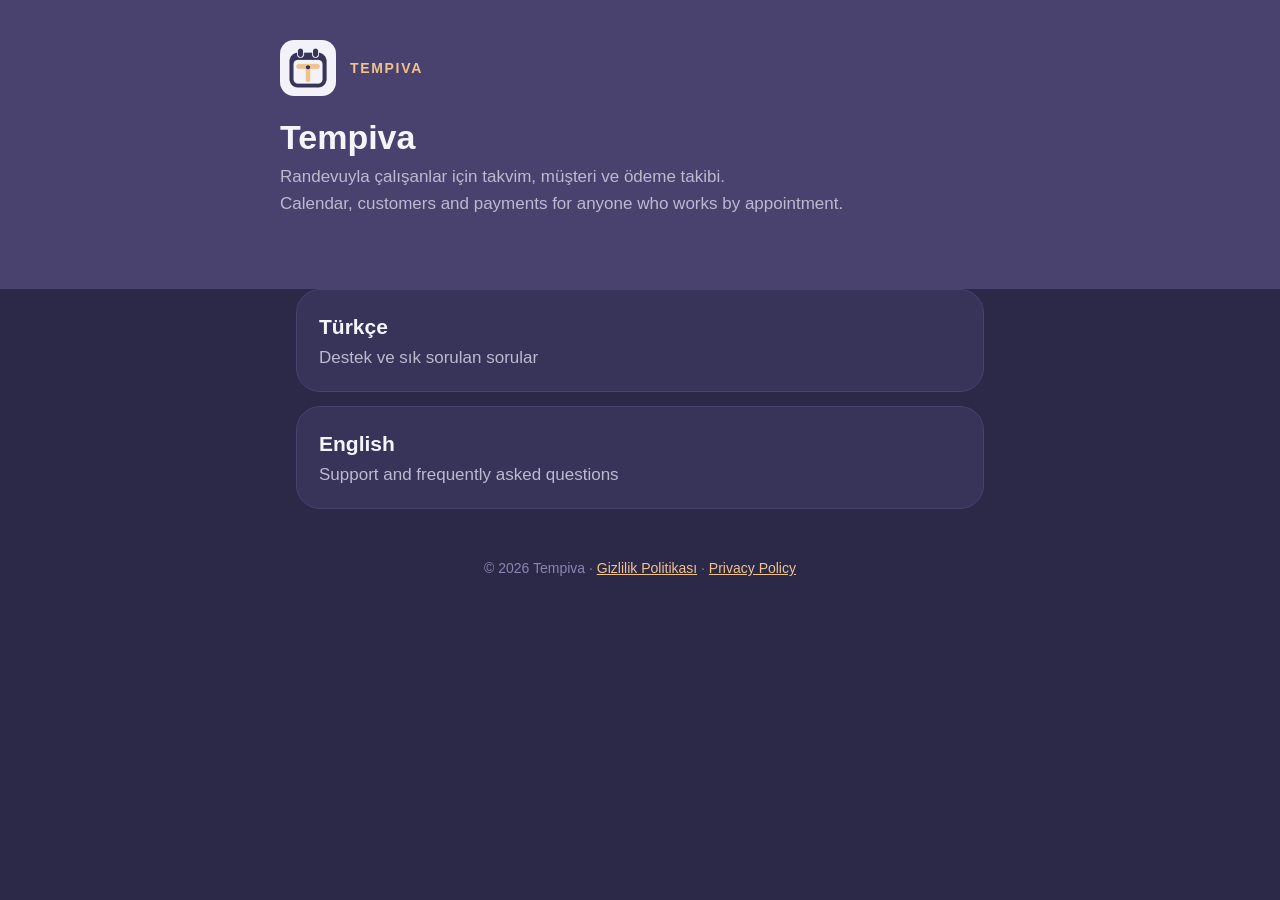
<file: index.html>
<!doctype html>
<html lang="tr">
<head>
<meta charset="utf-8">
<meta name="viewport" content="width=device-width, initial-scale=1">
<title>Tempiva</title>
<meta name="description" content="Tempiva: Randevuyla çalışanlar için takvim, müşteri ve ödeme takibi. Calendar, customers and payments for anyone who works by appointment.">
<link rel="icon" href="icon.png">
<link rel="stylesheet" href="style.css">
</head>
<body>
<header>
  <div class="wrap">
    <div class="brand"><img src="icon.png" alt=""><span>TEMPIVA</span></div>
    <h1>Tempiva</h1>
    <p>Randevuyla çalışanlar için takvim, müşteri ve ödeme takibi.<br>
      <span lang="en">Calendar, customers and payments for anyone who works by appointment.</span></p>
  </div>
</header>

<main class="wrap">
  <div class="choices">
    <a class="choice" href="tr/"><strong>Türkçe</strong><span>Destek ve sık sorulan sorular</span></a>
    <a class="choice" href="en/" lang="en"><strong>English</strong><span>Support and frequently asked questions</span></a>
  </div>
</main>

<footer>© 2026 Tempiva · <a href="tr/privacy/">Gizlilik Politikası</a> · <a href="en/privacy/" lang="en">Privacy Policy</a></footer>
</body>
</html>
</file>
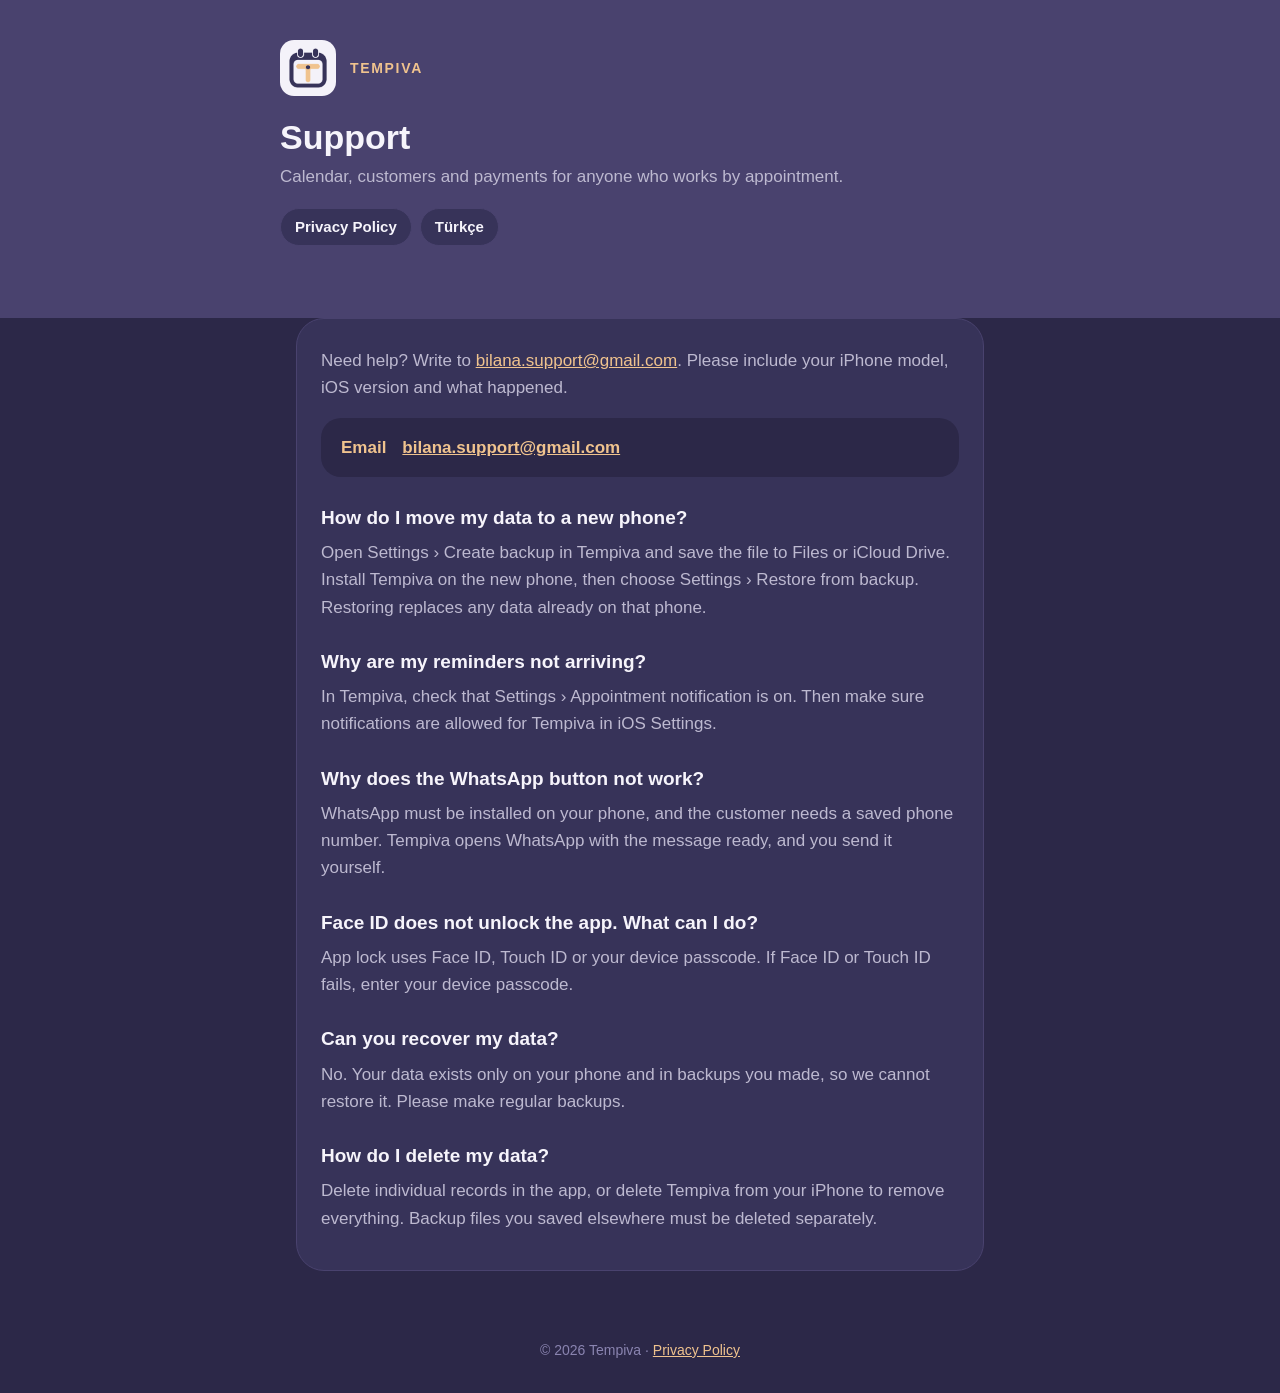
<file: en/index.html>
<!doctype html>
<html lang="en">
<head>
<meta charset="utf-8">
<meta name="viewport" content="width=device-width, initial-scale=1">
<title>Tempiva · Support</title>
<meta name="description" content="Tempiva: Calendar, customers and payments for anyone who works by appointment.">
<link rel="icon" href="../icon.png">
<link rel="stylesheet" href="../style.css">
</head>
<body>
<header>
  <div class="wrap">
    <div class="brand"><img src="../icon.png" alt=""><span>TEMPIVA</span></div>
    <h1>Support</h1>
    <p>Calendar, customers and payments for anyone who works by appointment.</p>
    <nav><a href="privacy/">Privacy Policy</a><a href="../tr/" lang="tr">Türkçe</a></nav>
  </div>
</header>

<main class="wrap">
  <article>
    <p>Need help? Write to <a href="mailto:bilana.support@gmail.com">bilana.support@gmail.com</a>. Please include your iPhone model, iOS version and what happened.</p>
    <div class="contact"><strong>Email</strong><a href="mailto:bilana.support@gmail.com">bilana.support@gmail.com</a></div>

    <h3>How do I move my data to a new phone?</h3>
    <p>Open Settings › Create backup in Tempiva and save the file to Files or iCloud Drive. Install Tempiva on the new phone, then choose Settings › Restore from backup. Restoring replaces any data already on that phone.</p>
    <h3>Why are my reminders not arriving?</h3>
    <p>In Tempiva, check that Settings › Appointment notification is on. Then make sure notifications are allowed for Tempiva in iOS Settings.</p>
    <h3>Why does the WhatsApp button not work?</h3>
    <p>WhatsApp must be installed on your phone, and the customer needs a saved phone number. Tempiva opens WhatsApp with the message ready, and you send it yourself.</p>
    <h3>Face ID does not unlock the app. What can I do?</h3>
    <p>App lock uses Face ID, Touch ID or your device passcode. If Face ID or Touch ID fails, enter your device passcode.</p>
    <h3>Can you recover my data?</h3>
    <p>No. Your data exists only on your phone and in backups you made, so we cannot restore it. Please make regular backups.</p>
    <h3>How do I delete my data?</h3>
    <p>Delete individual records in the app, or delete Tempiva from your iPhone to remove everything. Backup files you saved elsewhere must be deleted separately.</p>
  </article>
</main>

<footer>© 2026 Tempiva · <a href="privacy/">Privacy Policy</a></footer>
</body>
</html>
</file>
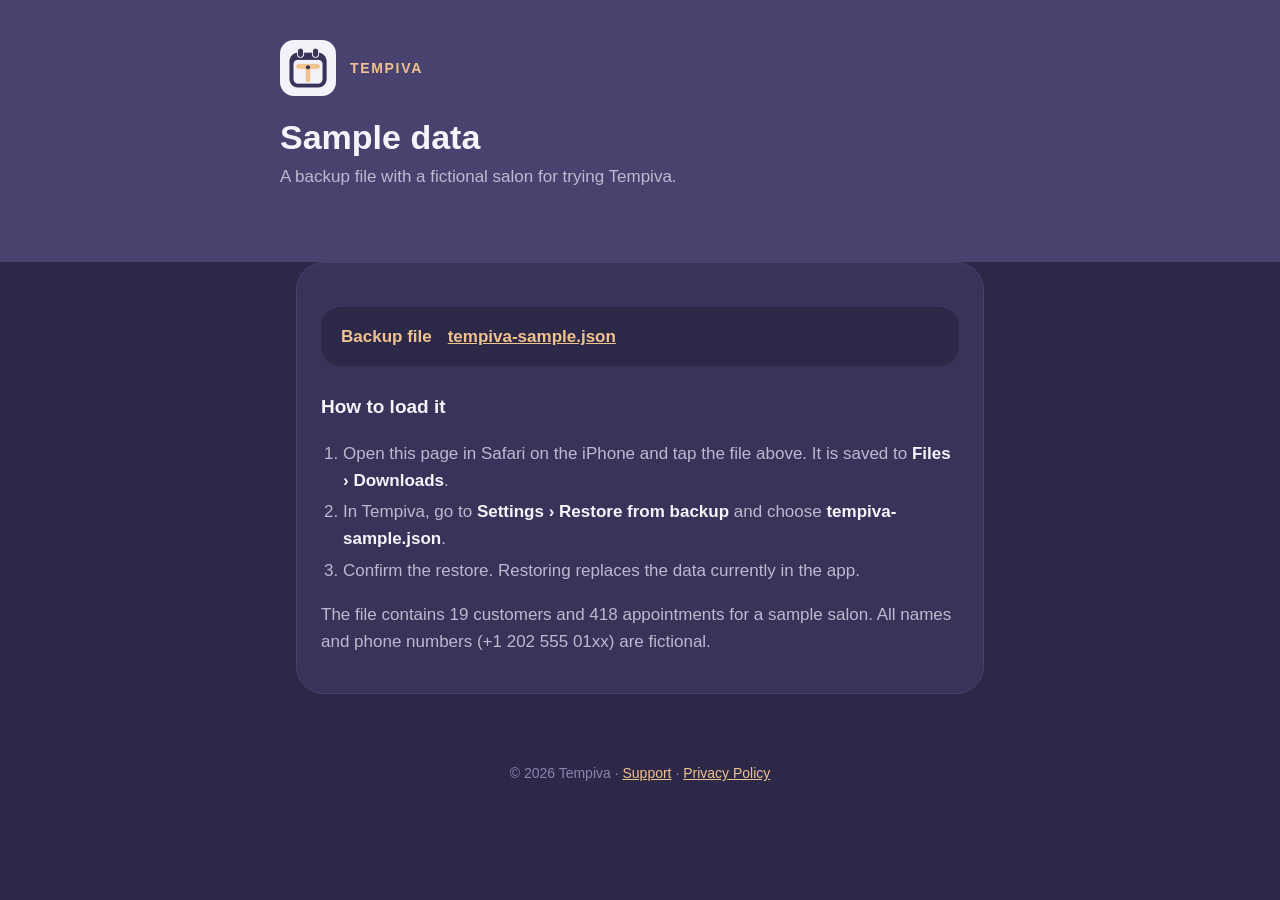
<file: sample/index.html>
<!doctype html>
<html lang="en">
<head>
<meta charset="utf-8">
<meta name="viewport" content="width=device-width, initial-scale=1">
<title>Tempiva · Sample data</title>
<meta name="robots" content="noindex">
<link rel="icon" href="../icon.png">
<link rel="stylesheet" href="../style.css">
</head>
<body>
<header>
  <div class="wrap">
    <div class="brand"><img src="../icon.png" alt=""><span>TEMPIVA</span></div>
    <h1>Sample data</h1>
    <p>A backup file with a fictional salon for trying Tempiva.</p>
  </div>
</header>

<main class="wrap">
  <article>
    <div class="contact"><strong>Backup file</strong><a href="tempiva-sample.json" download="tempiva-sample.json">tempiva-sample.json</a></div>

    <h3>How to load it</h3>
    <ol>
      <li>Open this page in Safari on the iPhone and tap the file above. It is saved to <strong>Files › Downloads</strong>.</li>
      <li>In Tempiva, go to <strong>Settings › Restore from backup</strong> and choose <strong>tempiva-sample.json</strong>.</li>
      <li>Confirm the restore. Restoring replaces the data currently in the app.</li>
    </ol>

    <p>The file contains 19 customers and 418 appointments for a sample salon. All names and phone numbers (+1 202 555 01xx) are fictional.</p>
  </article>
</main>

<footer>© 2026 Tempiva · <a href="../en/">Support</a> · <a href="../en/privacy/">Privacy Policy</a></footer>
</body>
</html>
</file>
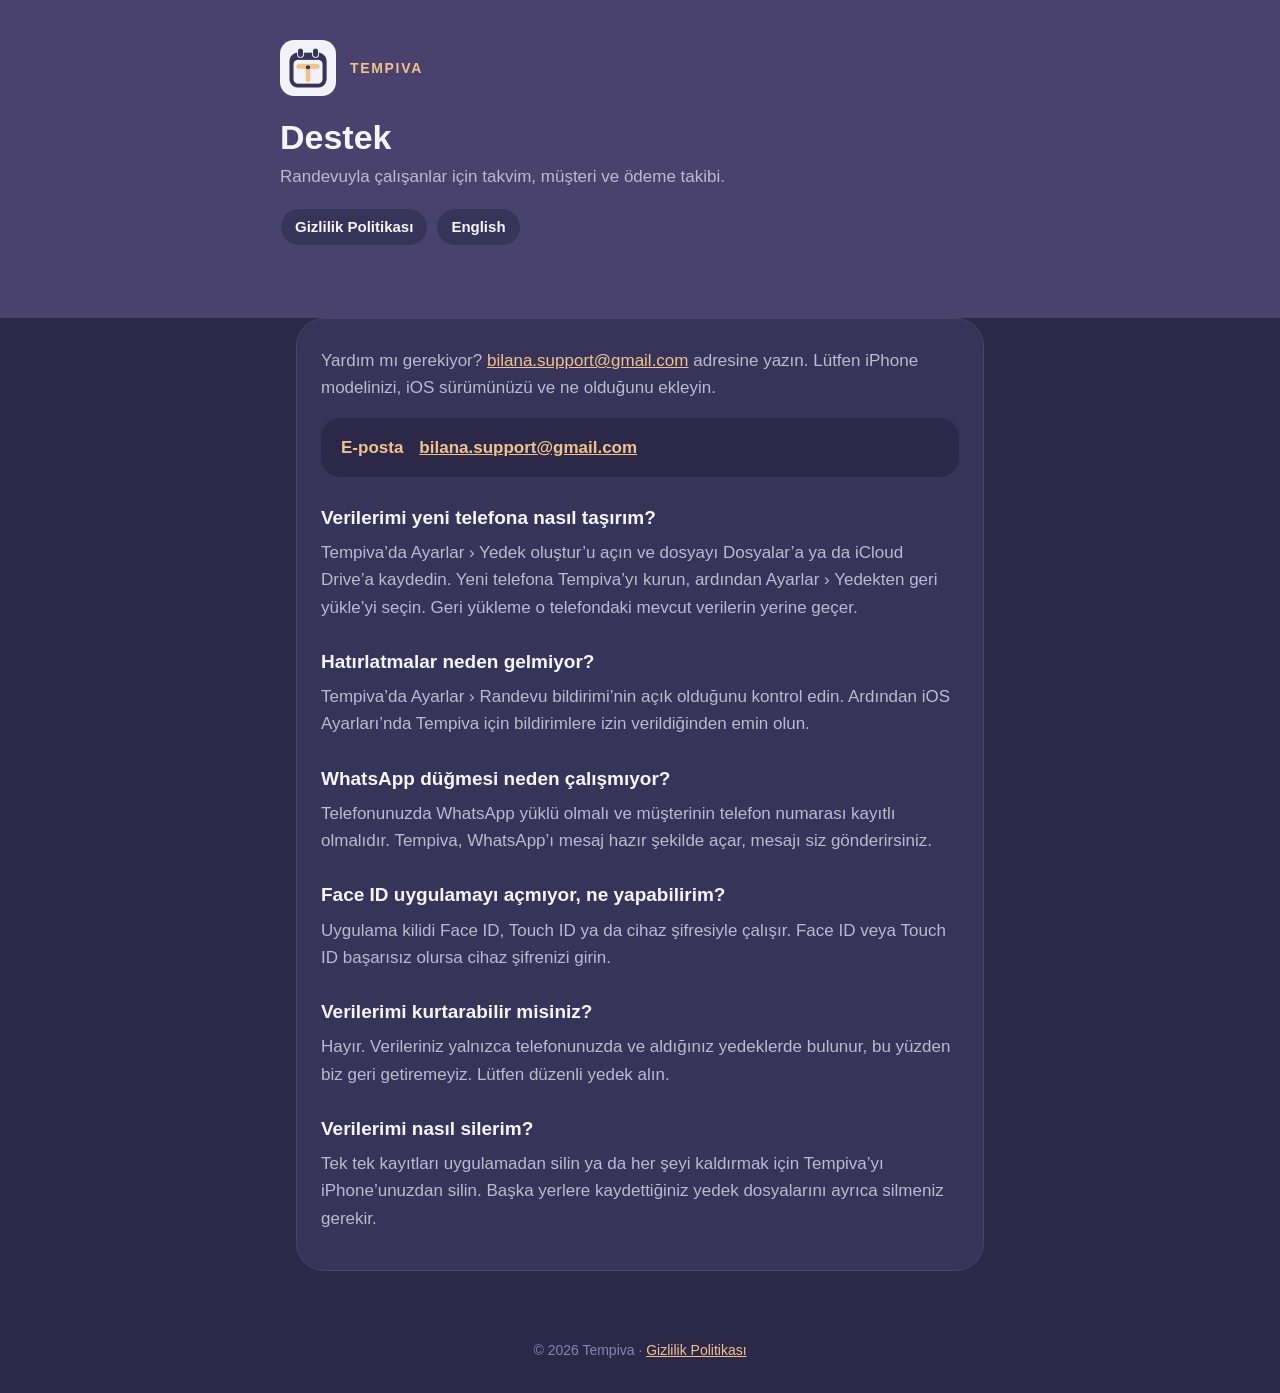
<file: tr/index.html>
<!doctype html>
<html lang="tr">
<head>
<meta charset="utf-8">
<meta name="viewport" content="width=device-width, initial-scale=1">
<title>Tempiva · Destek</title>
<meta name="description" content="Tempiva: Randevuyla çalışanlar için takvim, müşteri ve ödeme takibi.">
<link rel="icon" href="../icon.png">
<link rel="stylesheet" href="../style.css">
</head>
<body>
<header>
  <div class="wrap">
    <div class="brand"><img src="../icon.png" alt=""><span>TEMPIVA</span></div>
    <h1>Destek</h1>
    <p>Randevuyla çalışanlar için takvim, müşteri ve ödeme takibi.</p>
    <nav><a href="privacy/">Gizlilik Politikası</a><a href="../en/" lang="en">English</a></nav>
  </div>
</header>

<main class="wrap">
  <article>
    <p>Yardım mı gerekiyor? <a href="mailto:bilana.support@gmail.com">bilana.support@gmail.com</a> adresine yazın. Lütfen iPhone modelinizi, iOS sürümünüzü ve ne olduğunu ekleyin.</p>
    <div class="contact"><strong>E-posta</strong><a href="mailto:bilana.support@gmail.com">bilana.support@gmail.com</a></div>

    <h3>Verilerimi yeni telefona nasıl taşırım?</h3>
    <p>Tempiva’da Ayarlar › Yedek oluştur’u açın ve dosyayı Dosyalar’a ya da iCloud Drive’a kaydedin. Yeni telefona Tempiva’yı kurun, ardından Ayarlar › Yedekten geri yükle’yi seçin. Geri yükleme o telefondaki mevcut verilerin yerine geçer.</p>
    <h3>Hatırlatmalar neden gelmiyor?</h3>
    <p>Tempiva’da Ayarlar › Randevu bildirimi’nin açık olduğunu kontrol edin. Ardından iOS Ayarları’nda Tempiva için bildirimlere izin verildiğinden emin olun.</p>
    <h3>WhatsApp düğmesi neden çalışmıyor?</h3>
    <p>Telefonunuzda WhatsApp yüklü olmalı ve müşterinin telefon numarası kayıtlı olmalıdır. Tempiva, WhatsApp’ı mesaj hazır şekilde açar, mesajı siz gönderirsiniz.</p>
    <h3>Face ID uygulamayı açmıyor, ne yapabilirim?</h3>
    <p>Uygulama kilidi Face ID, Touch ID ya da cihaz şifresiyle çalışır. Face ID veya Touch ID başarısız olursa cihaz şifrenizi girin.</p>
    <h3>Verilerimi kurtarabilir misiniz?</h3>
    <p>Hayır. Verileriniz yalnızca telefonunuzda ve aldığınız yedeklerde bulunur, bu yüzden biz geri getiremeyiz. Lütfen düzenli yedek alın.</p>
    <h3>Verilerimi nasıl silerim?</h3>
    <p>Tek tek kayıtları uygulamadan silin ya da her şeyi kaldırmak için Tempiva’yı iPhone’unuzdan silin. Başka yerlere kaydettiğiniz yedek dosyalarını ayrıca silmeniz gerekir.</p>
  </article>
</main>

<footer>© 2026 Tempiva · <a href="privacy/">Gizlilik Politikası</a></footer>
</body>
</html>
</file>
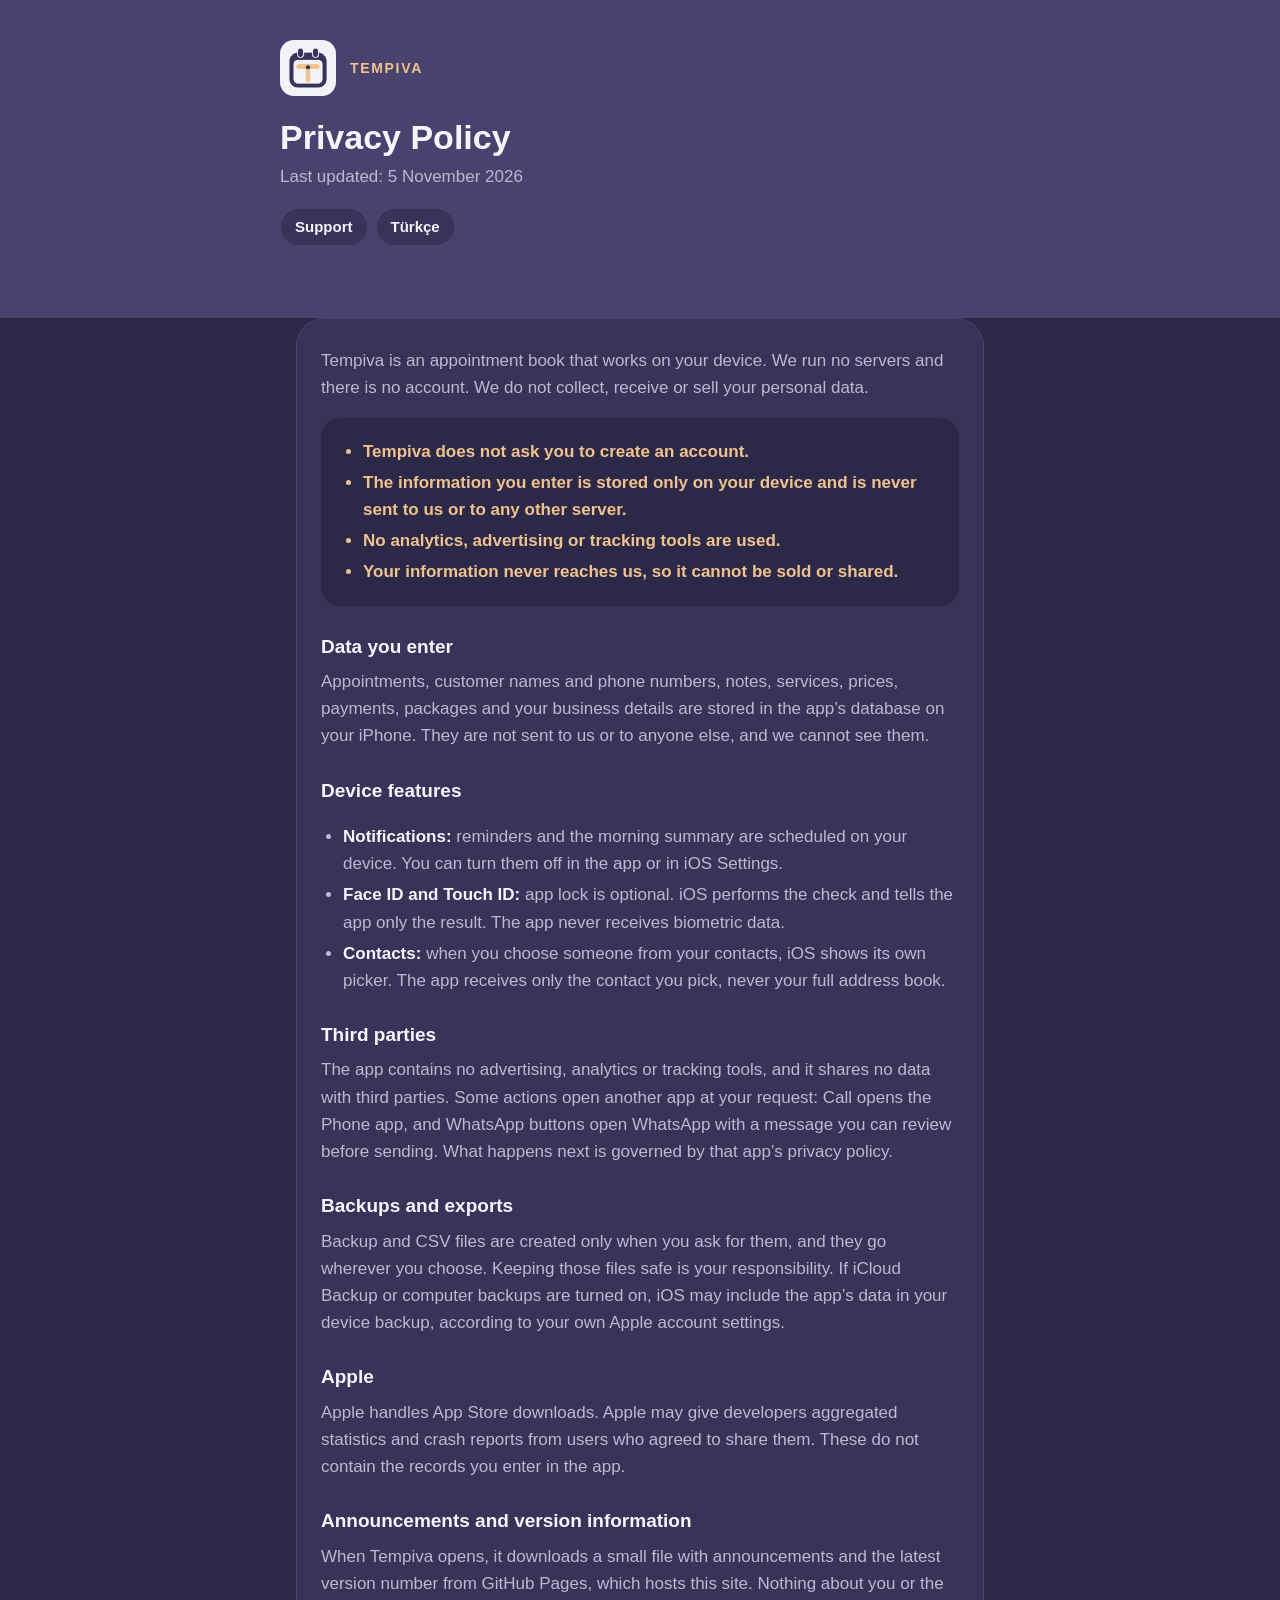
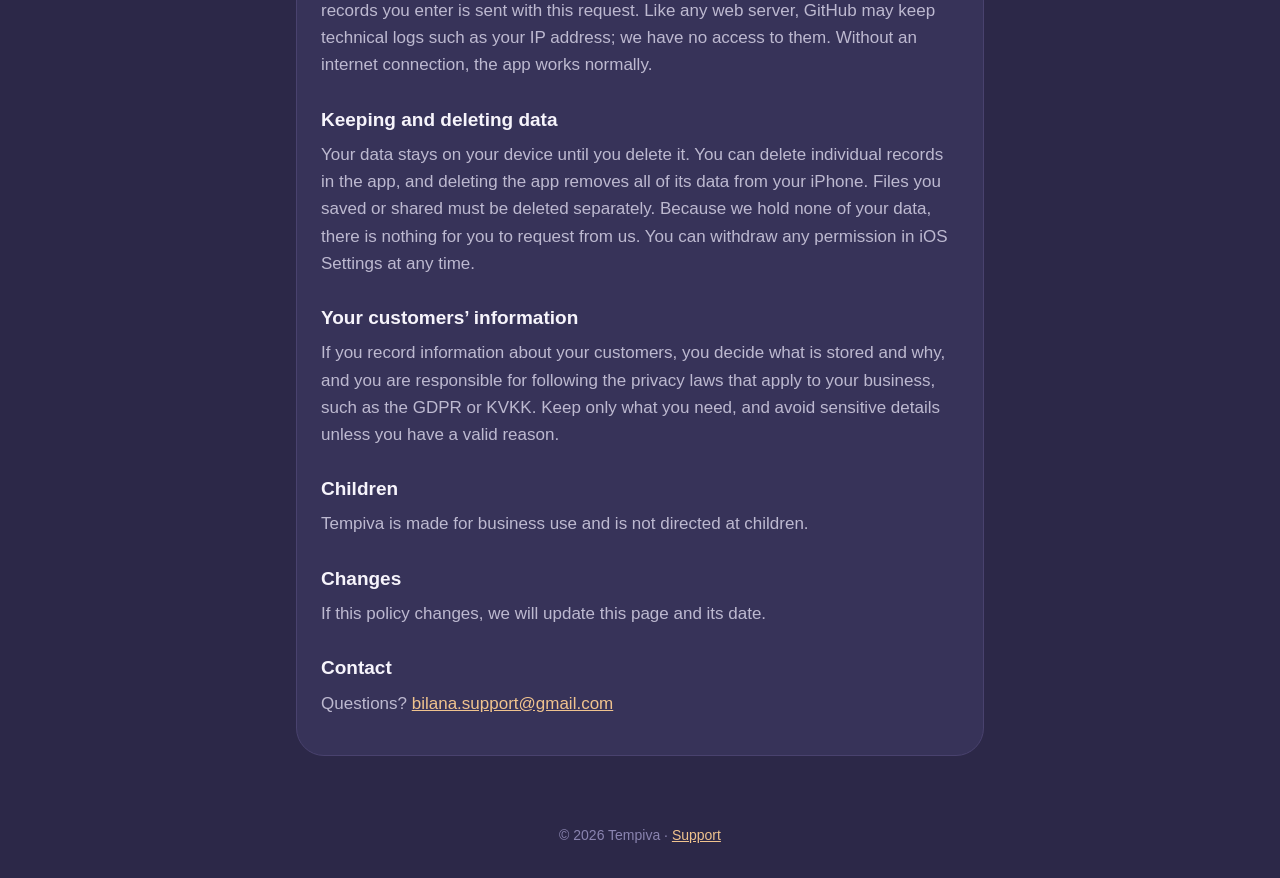
<file: en/privacy/index.html>
<!doctype html>
<html lang="en">
<head>
<meta charset="utf-8">
<meta name="viewport" content="width=device-width, initial-scale=1">
<title>Tempiva · Privacy Policy</title>
<meta name="description" content="Tempiva privacy policy. Tempiva collects no data; what you enter is stored only on your device.">
<link rel="icon" href="../../icon.png">
<link rel="stylesheet" href="../../style.css">
</head>
<body>
<header>
  <div class="wrap">
    <div class="brand"><img src="../../icon.png" alt=""><span>TEMPIVA</span></div>
    <h1>Privacy Policy</h1>
    <p>Last updated: 5 November 2026</p>
    <nav><a href="../">Support</a><a href="../../tr/privacy/" lang="tr">Türkçe</a></nav>
  </div>
</header>

<main class="wrap">
  <article>
    <p>Tempiva is an appointment book that works on your device. We run no servers and there is no account. We do not collect, receive or sell your personal data.</p>

    <div class="summary">
      <ul>
        <li>Tempiva does not ask you to create an account.</li>
        <li>The information you enter is stored only on your device and is never sent to us or to any other server.</li>
        <li>No analytics, advertising or tracking tools are used.</li>
        <li>Your information never reaches us, so it cannot be sold or shared.</li>
      </ul>
    </div>

    <h3>Data you enter</h3>
    <p>Appointments, customer names and phone numbers, notes, services, prices, payments, packages and your business details are stored in the app’s database on your iPhone. They are not sent to us or to anyone else, and we cannot see them.</p>
    <h3>Device features</h3>
    <ul>
      <li><b>Notifications:</b> reminders and the morning summary are scheduled on your device. You can turn them off in the app or in iOS Settings.</li>
      <li><b>Face ID and Touch ID:</b> app lock is optional. iOS performs the check and tells the app only the result. The app never receives biometric data.</li>
      <li><b>Contacts:</b> when you choose someone from your contacts, iOS shows its own picker. The app receives only the contact you pick, never your full address book.</li>
    </ul>
    <h3>Third parties</h3>
    <p>The app contains no advertising, analytics or tracking tools, and it shares no data with third parties. Some actions open another app at your request: Call opens the Phone app, and WhatsApp buttons open WhatsApp with a message you can review before sending. What happens next is governed by that app’s privacy policy.</p>
    <h3>Backups and exports</h3>
    <p>Backup and CSV files are created only when you ask for them, and they go wherever you choose. Keeping those files safe is your responsibility. If iCloud Backup or computer backups are turned on, iOS may include the app’s data in your device backup, according to your own Apple account settings.</p>
    <h3>Apple</h3>
    <p>Apple handles App Store downloads. Apple may give developers aggregated statistics and crash reports from users who agreed to share them. These do not contain the records you enter in the app.</p>
    <h3>Announcements and version information</h3>
    <p>When Tempiva opens, it downloads a small file with announcements and the latest version number from GitHub Pages, which hosts this site. Nothing about you or the records you enter is sent with this request. Like any web server, GitHub may keep technical logs such as your IP address; we have no access to them. Without an internet connection, the app works normally.</p>
    <h3>Keeping and deleting data</h3>
    <p>Your data stays on your device until you delete it. You can delete individual records in the app, and deleting the app removes all of its data from your iPhone. Files you saved or shared must be deleted separately. Because we hold none of your data, there is nothing for you to request from us. You can withdraw any permission in iOS Settings at any time.</p>
    <h3>Your customers’ information</h3>
    <p>If you record information about your customers, you decide what is stored and why, and you are responsible for following the privacy laws that apply to your business, such as the GDPR or KVKK. Keep only what you need, and avoid sensitive details unless you have a valid reason.</p>
    <h3>Children</h3>
    <p>Tempiva is made for business use and is not directed at children.</p>
    <h3>Changes</h3>
    <p>If this policy changes, we will update this page and its date.</p>
    <h3>Contact</h3>
    <p>Questions? <a href="mailto:bilana.support@gmail.com">bilana.support@gmail.com</a></p>
  </article>
</main>

<footer>© 2026 Tempiva · <a href="../">Support</a></footer>
</body>
</html>
</file>
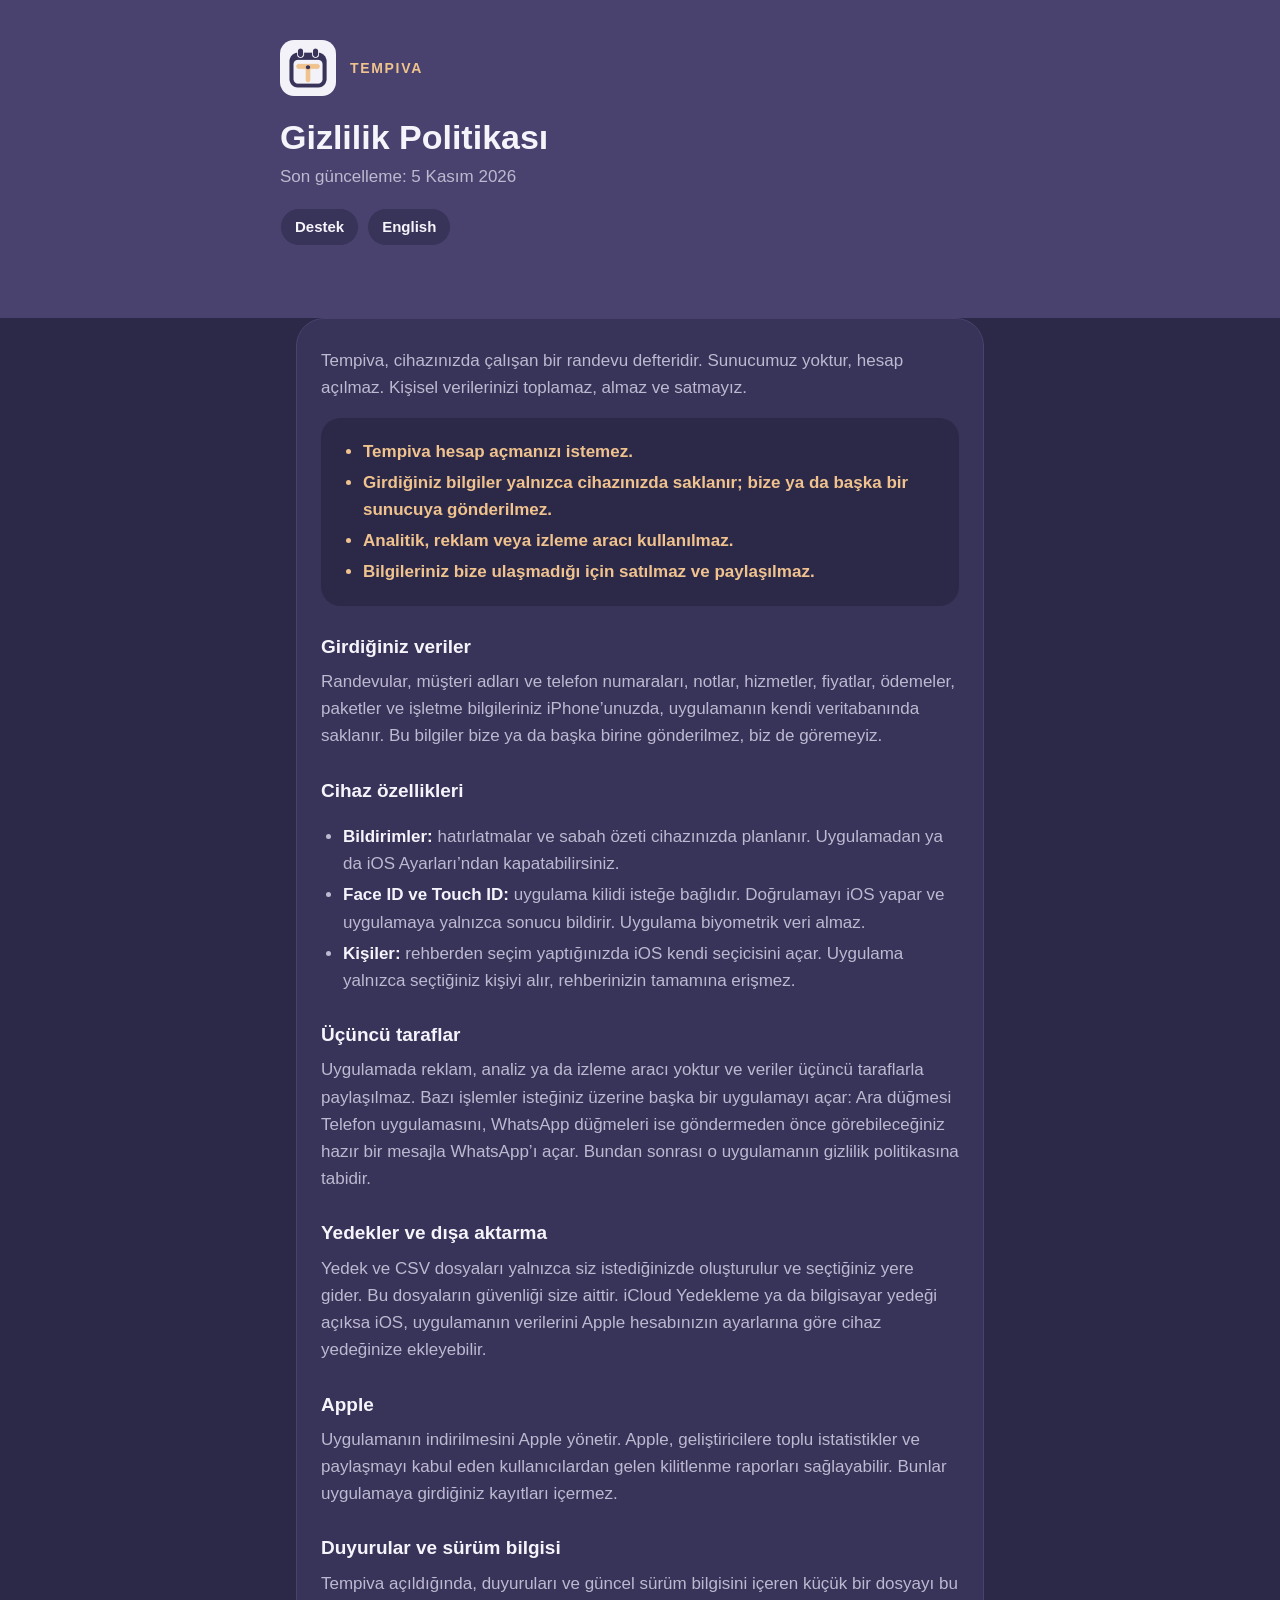
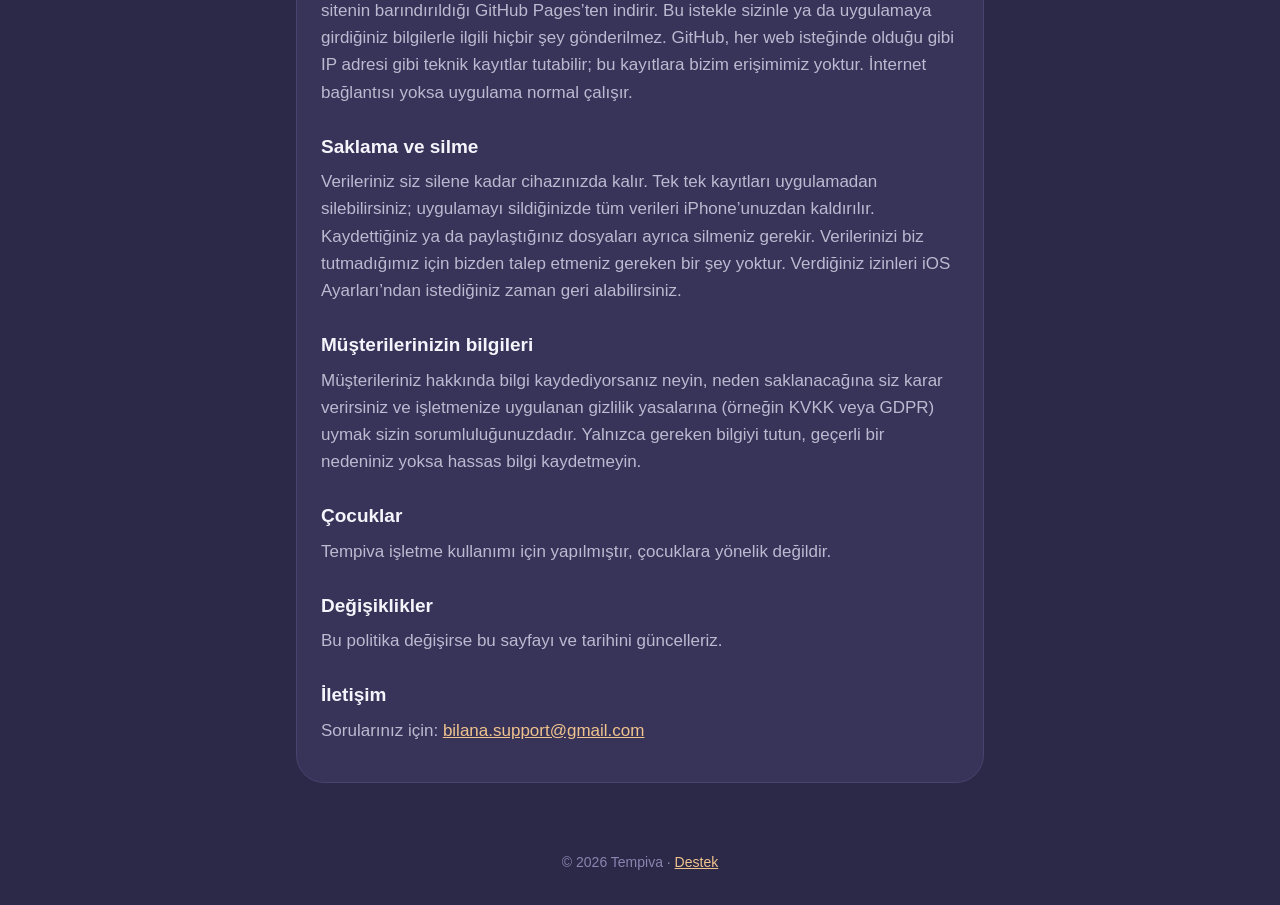
<file: tr/privacy/index.html>
<!doctype html>
<html lang="tr">
<head>
<meta charset="utf-8">
<meta name="viewport" content="width=device-width, initial-scale=1">
<title>Tempiva · Gizlilik Politikası</title>
<meta name="description" content="Tempiva gizlilik politikası. Tempiva veri toplamaz; girdiğiniz bilgiler yalnızca cihazınızda saklanır.">
<link rel="icon" href="../../icon.png">
<link rel="stylesheet" href="../../style.css">
</head>
<body>
<header>
  <div class="wrap">
    <div class="brand"><img src="../../icon.png" alt=""><span>TEMPIVA</span></div>
    <h1>Gizlilik Politikası</h1>
    <p>Son güncelleme: 5 Kasım 2026</p>
    <nav><a href="../">Destek</a><a href="../../en/privacy/" lang="en">English</a></nav>
  </div>
</header>

<main class="wrap">
  <article>
    <p>Tempiva, cihazınızda çalışan bir randevu defteridir. Sunucumuz yoktur, hesap açılmaz. Kişisel verilerinizi toplamaz, almaz ve satmayız.</p>

    <div class="summary">
      <ul>
        <li>Tempiva hesap açmanızı istemez.</li>
        <li>Girdiğiniz bilgiler yalnızca cihazınızda saklanır; bize ya da başka bir sunucuya gönderilmez.</li>
        <li>Analitik, reklam veya izleme aracı kullanılmaz.</li>
        <li>Bilgileriniz bize ulaşmadığı için satılmaz ve paylaşılmaz.</li>
      </ul>
    </div>

    <h3>Girdiğiniz veriler</h3>
    <p>Randevular, müşteri adları ve telefon numaraları, notlar, hizmetler, fiyatlar, ödemeler, paketler ve işletme bilgileriniz iPhone’unuzda, uygulamanın kendi veritabanında saklanır. Bu bilgiler bize ya da başka birine gönderilmez, biz de göremeyiz.</p>
    <h3>Cihaz özellikleri</h3>
    <ul>
      <li><b>Bildirimler:</b> hatırlatmalar ve sabah özeti cihazınızda planlanır. Uygulamadan ya da iOS Ayarları’ndan kapatabilirsiniz.</li>
      <li><b>Face ID ve Touch ID:</b> uygulama kilidi isteğe bağlıdır. Doğrulamayı iOS yapar ve uygulamaya yalnızca sonucu bildirir. Uygulama biyometrik veri almaz.</li>
      <li><b>Kişiler:</b> rehberden seçim yaptığınızda iOS kendi seçicisini açar. Uygulama yalnızca seçtiğiniz kişiyi alır, rehberinizin tamamına erişmez.</li>
    </ul>
    <h3>Üçüncü taraflar</h3>
    <p>Uygulamada reklam, analiz ya da izleme aracı yoktur ve veriler üçüncü taraflarla paylaşılmaz. Bazı işlemler isteğiniz üzerine başka bir uygulamayı açar: Ara düğmesi Telefon uygulamasını, WhatsApp düğmeleri ise göndermeden önce görebileceğiniz hazır bir mesajla WhatsApp’ı açar. Bundan sonrası o uygulamanın gizlilik politikasına tabidir.</p>
    <h3>Yedekler ve dışa aktarma</h3>
    <p>Yedek ve CSV dosyaları yalnızca siz istediğinizde oluşturulur ve seçtiğiniz yere gider. Bu dosyaların güvenliği size aittir. iCloud Yedekleme ya da bilgisayar yedeği açıksa iOS, uygulamanın verilerini Apple hesabınızın ayarlarına göre cihaz yedeğinize ekleyebilir.</p>
    <h3>Apple</h3>
    <p>Uygulamanın indirilmesini Apple yönetir. Apple, geliştiricilere toplu istatistikler ve paylaşmayı kabul eden kullanıcılardan gelen kilitlenme raporları sağlayabilir. Bunlar uygulamaya girdiğiniz kayıtları içermez.</p>
    <h3>Duyurular ve sürüm bilgisi</h3>
    <p>Tempiva açıldığında, duyuruları ve güncel sürüm bilgisini içeren küçük bir dosyayı bu sitenin barındırıldığı GitHub Pages’ten indirir. Bu istekle sizinle ya da uygulamaya girdiğiniz bilgilerle ilgili hiçbir şey gönderilmez. GitHub, her web isteğinde olduğu gibi IP adresi gibi teknik kayıtlar tutabilir; bu kayıtlara bizim erişimimiz yoktur. İnternet bağlantısı yoksa uygulama normal çalışır.</p>
    <h3>Saklama ve silme</h3>
    <p>Verileriniz siz silene kadar cihazınızda kalır. Tek tek kayıtları uygulamadan silebilirsiniz; uygulamayı sildiğinizde tüm verileri iPhone’unuzdan kaldırılır. Kaydettiğiniz ya da paylaştığınız dosyaları ayrıca silmeniz gerekir. Verilerinizi biz tutmadığımız için bizden talep etmeniz gereken bir şey yoktur. Verdiğiniz izinleri iOS Ayarları’ndan istediğiniz zaman geri alabilirsiniz.</p>
    <h3>Müşterilerinizin bilgileri</h3>
    <p>Müşterileriniz hakkında bilgi kaydediyorsanız neyin, neden saklanacağına siz karar verirsiniz ve işletmenize uygulanan gizlilik yasalarına (örneğin KVKK veya GDPR) uymak sizin sorumluluğunuzdadır. Yalnızca gereken bilgiyi tutun, geçerli bir nedeniniz yoksa hassas bilgi kaydetmeyin.</p>
    <h3>Çocuklar</h3>
    <p>Tempiva işletme kullanımı için yapılmıştır, çocuklara yönelik değildir.</p>
    <h3>Değişiklikler</h3>
    <p>Bu politika değişirse bu sayfayı ve tarihini güncelleriz.</p>
    <h3>İletişim</h3>
    <p>Sorularınız için: <a href="mailto:bilana.support@gmail.com">bilana.support@gmail.com</a></p>
  </article>
</main>

<footer>© 2026 Tempiva · <a href="../">Destek</a></footer>
</body>
</html>
</file>
<file: style.css>
:root {
  color-scheme: dark;
  --bg: #2c2848; --surface: #373359; --line: #49426e;
  --ink: #f6f4fb; --ink-soft: #bdb9d0; --ink-muted: #8a84b0;
  --brand: #f0c38e; --on-brand: #2c2848;
}
* { box-sizing: border-box; }
body {
  margin: 0; background: var(--bg); color: var(--ink);
  font: 17px/1.6 -apple-system, BlinkMacSystemFont, "SF Pro Text", "Segoe UI", Roboto, sans-serif;
}
header { background: #49426e; padding: 40px 20px 72px; }
.wrap { max-width: 720px; margin: 0 auto; }
.brand { display: flex; align-items: center; gap: 14px; }
.brand img { width: 56px; height: 56px; border-radius: 14px; }
.brand span { font-weight: 800; letter-spacing: .12em; font-size: 14px; color: var(--brand); }
h1 { font-size: 34px; line-height: 1.15; margin: 22px 0 6px; text-wrap: balance; }
header p { margin: 0; color: var(--ink-soft); }
nav { margin-top: 18px; display: flex; gap: 8px; flex-wrap: wrap; }
nav a {
  color: var(--ink); text-decoration: none; font-weight: 700; font-size: 15px;
  padding: 6px 14px; border-radius: 999px; background: var(--surface);
  border: 1px solid var(--line);
}
main { padding: 0 16px 48px; margin-top: -40px; }
article {
  background: var(--surface); border: 1px solid var(--line); border-radius: 28px;
  padding: 28px 24px; margin-bottom: 20px;
}
h3 { font-size: 19px; margin: 26px 0 6px; }
p, li { color: var(--ink-soft); }
p { margin: 0 0 10px; }
b, strong { color: var(--ink); }
ul, ol { padding-left: 22px; }
li { margin: 4px 0; }
.summary { background: var(--bg); border-radius: 20px; padding: 16px 20px; margin: 16px 0; }
.summary ul { margin: 0; }
.summary li { color: var(--brand); font-weight: 600; }
.contact {
  display: flex; flex-wrap: wrap; align-items: center; gap: 10px 16px;
  background: var(--bg); border-radius: 20px; padding: 16px 20px; margin: 16px 0 8px;
}
.contact strong { color: var(--brand); }
.contact a { color: var(--brand); font-weight: 800; font-size: 17px; word-break: break-all; }
.choices { display: grid; gap: 14px; }
.choice {
  display: block; text-decoration: none; background: var(--surface); border: 1px solid var(--line);
  border-radius: 24px; padding: 20px 22px; color: var(--ink);
}
.choice strong { display: block; font-size: 21px; }
.choice span { color: var(--ink-soft); }
a { color: var(--brand); }
footer { text-align: center; color: var(--ink-muted); font-size: 14px; padding: 0 16px 32px; }
</file>
